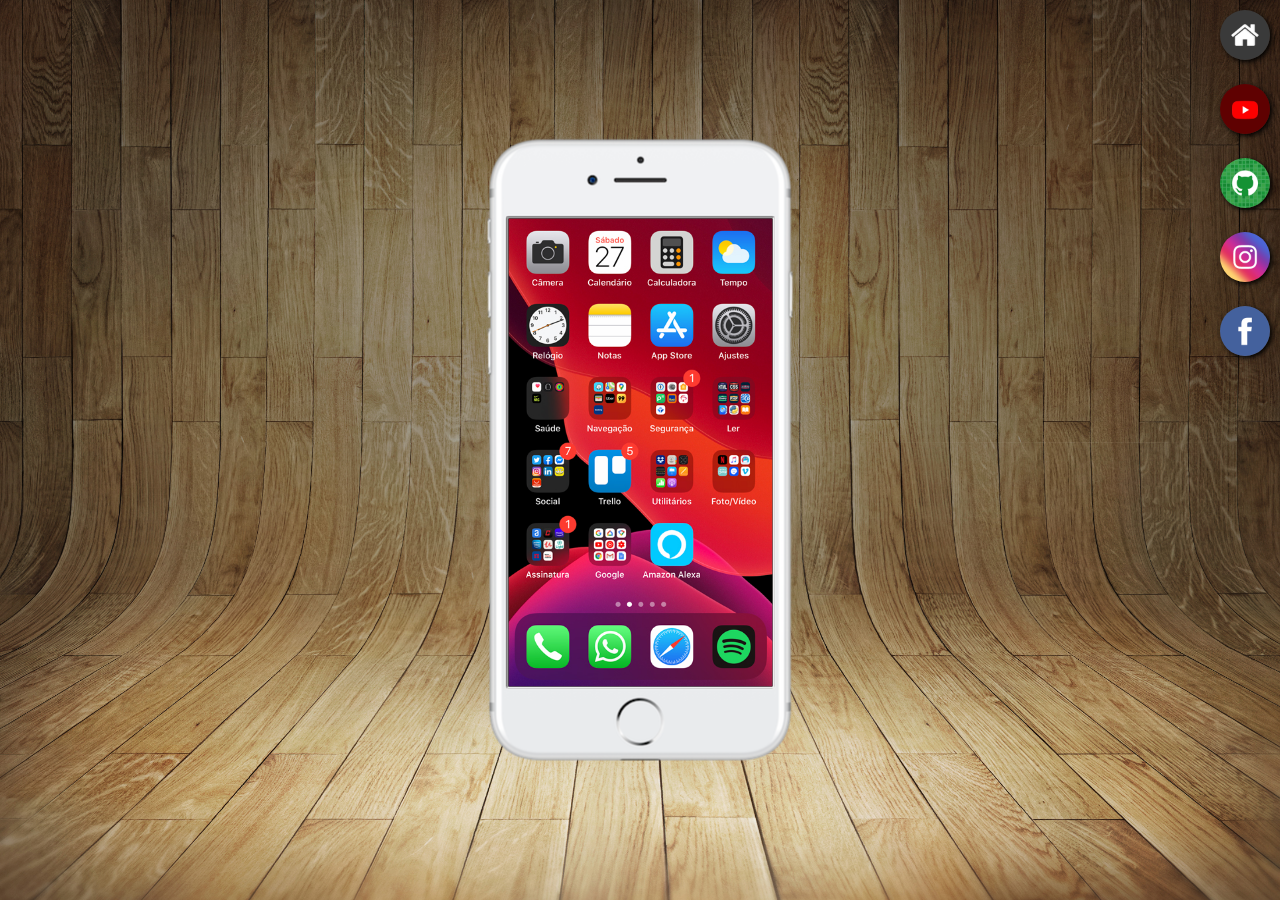
<file: index.html>
<!DOCTYPE html>
<html lang="pt-br">
<head>
    <meta charset="UTF-8">
    <meta name="viewport" content="width=device-width, initial-scale=1.0">
    <link rel="shortcut icon" href="pacote-d013/favicon.ico" type="image/x-icon">
    <link rel="stylesheet" href="assets/style.css">
    <title>Projeto Redes Sociais</title>
</head>
<body>
    <main>
        <section id="telefone">
            <iframe src="paginas/home.html" name="tela" id="tela">
                Seu navegador não é compatível com isso.
            </iframe>
        </section>
        <section id="redes-sociais">
            <a href="paginas/home.html" target="tela"><img src="pacote-d013/imagens/logo-home.jpg" alt="Home"></a><br>
            <a href="paginas/youtube.html" target="tela"><img src="pacote-d013/imagens/logo-youtube.jpg" alt="YouTube"></a><br>
            <a href="paginas/github.html" target="tela"><img src="pacote-d013/imagens/logo-github.jpg" alt="GitHub"></a><br>
            <a href="paginas/instagram.html" target="tela"><img src="pacote-d013/imagens/logo-instagram.jpg" alt="Instagram"></a><br>
            <a href="paginas/facebook.html" target="tela"><img src="pacote-d013/imagens/logo-facebook.jpg" alt="Facebook"></a><br>
        </section> 
    </main>
</body>
</html>
</file>
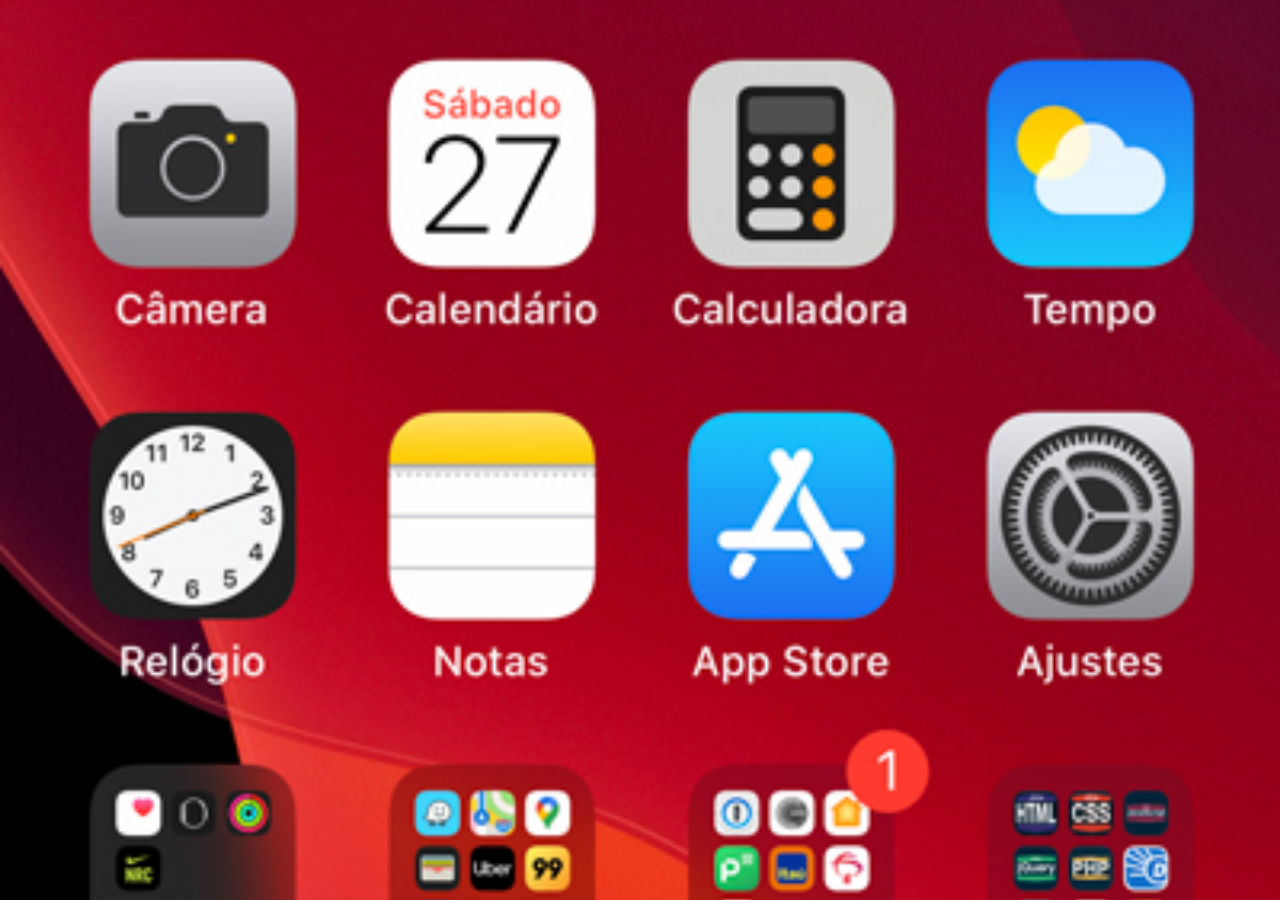
<file: home.html>
<!DOCTYPE html>
<html lang="pt-br">
<head>
    <meta charset="UTF-8">
    <meta name="viewport" content="width=device-width, initial-scale=1.0">
    <style>
        *{
            margin: 0px;
            padding: 0px;
        }

        body{
            height: 100vh;
            width: 100wh;
            background: black url(pacote-d013/imagens/tela-home.jpg) no-repeat top center;
            background-size: cover;
        }
    </style>
    <title>Home</title>
</head>
<body>
    
</body>
</html>
</file>
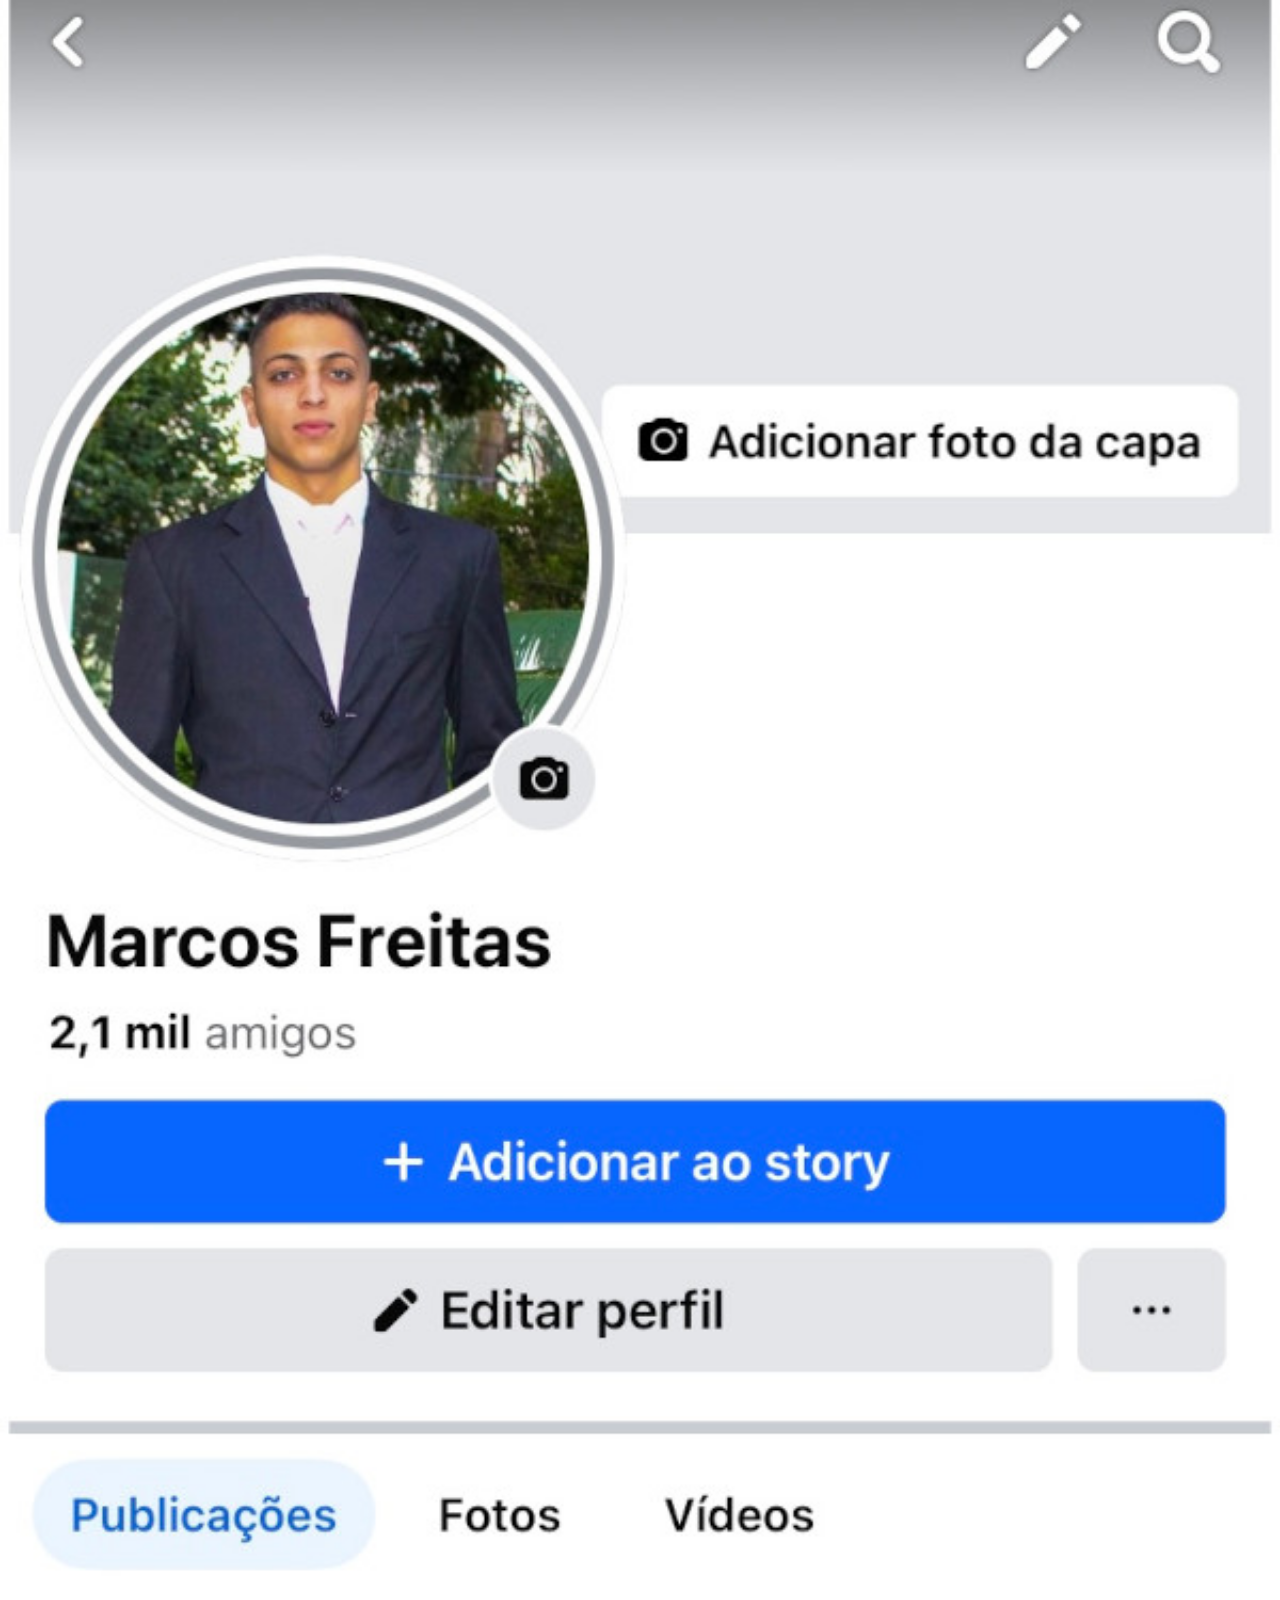
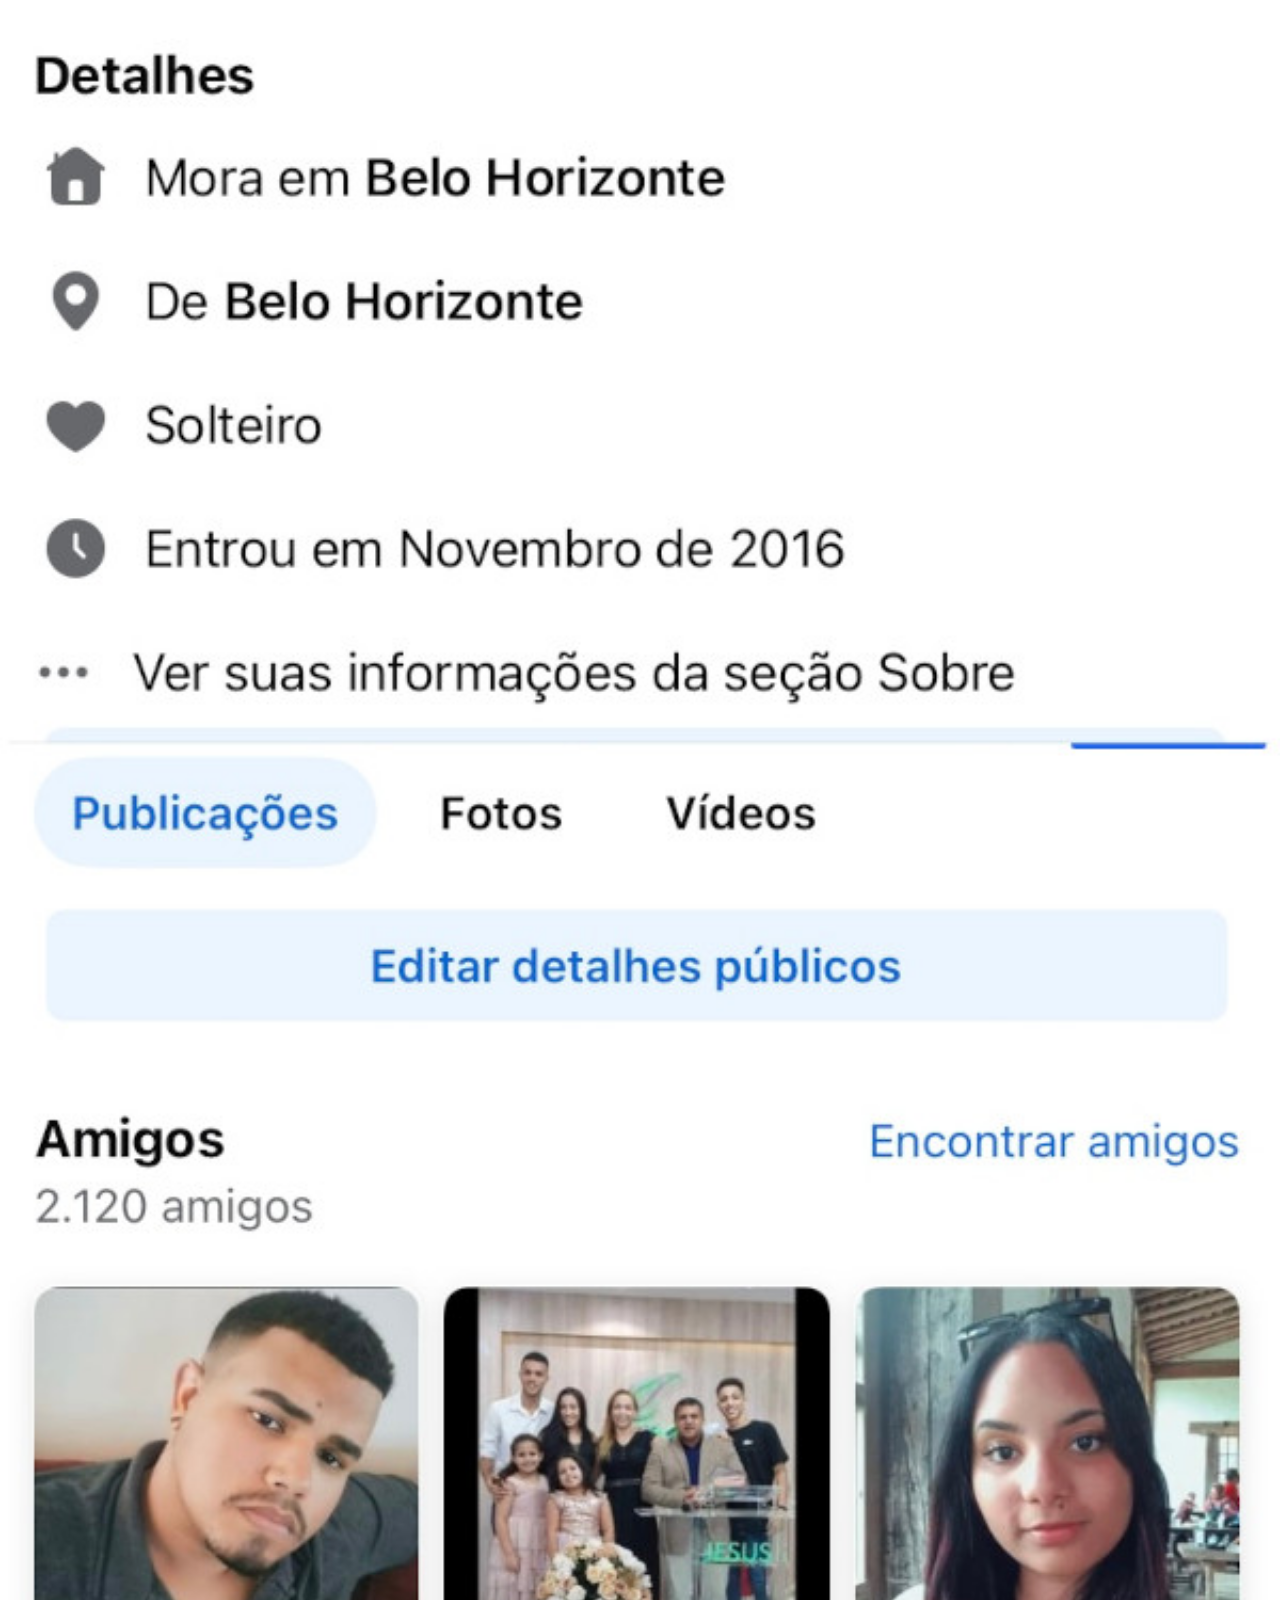
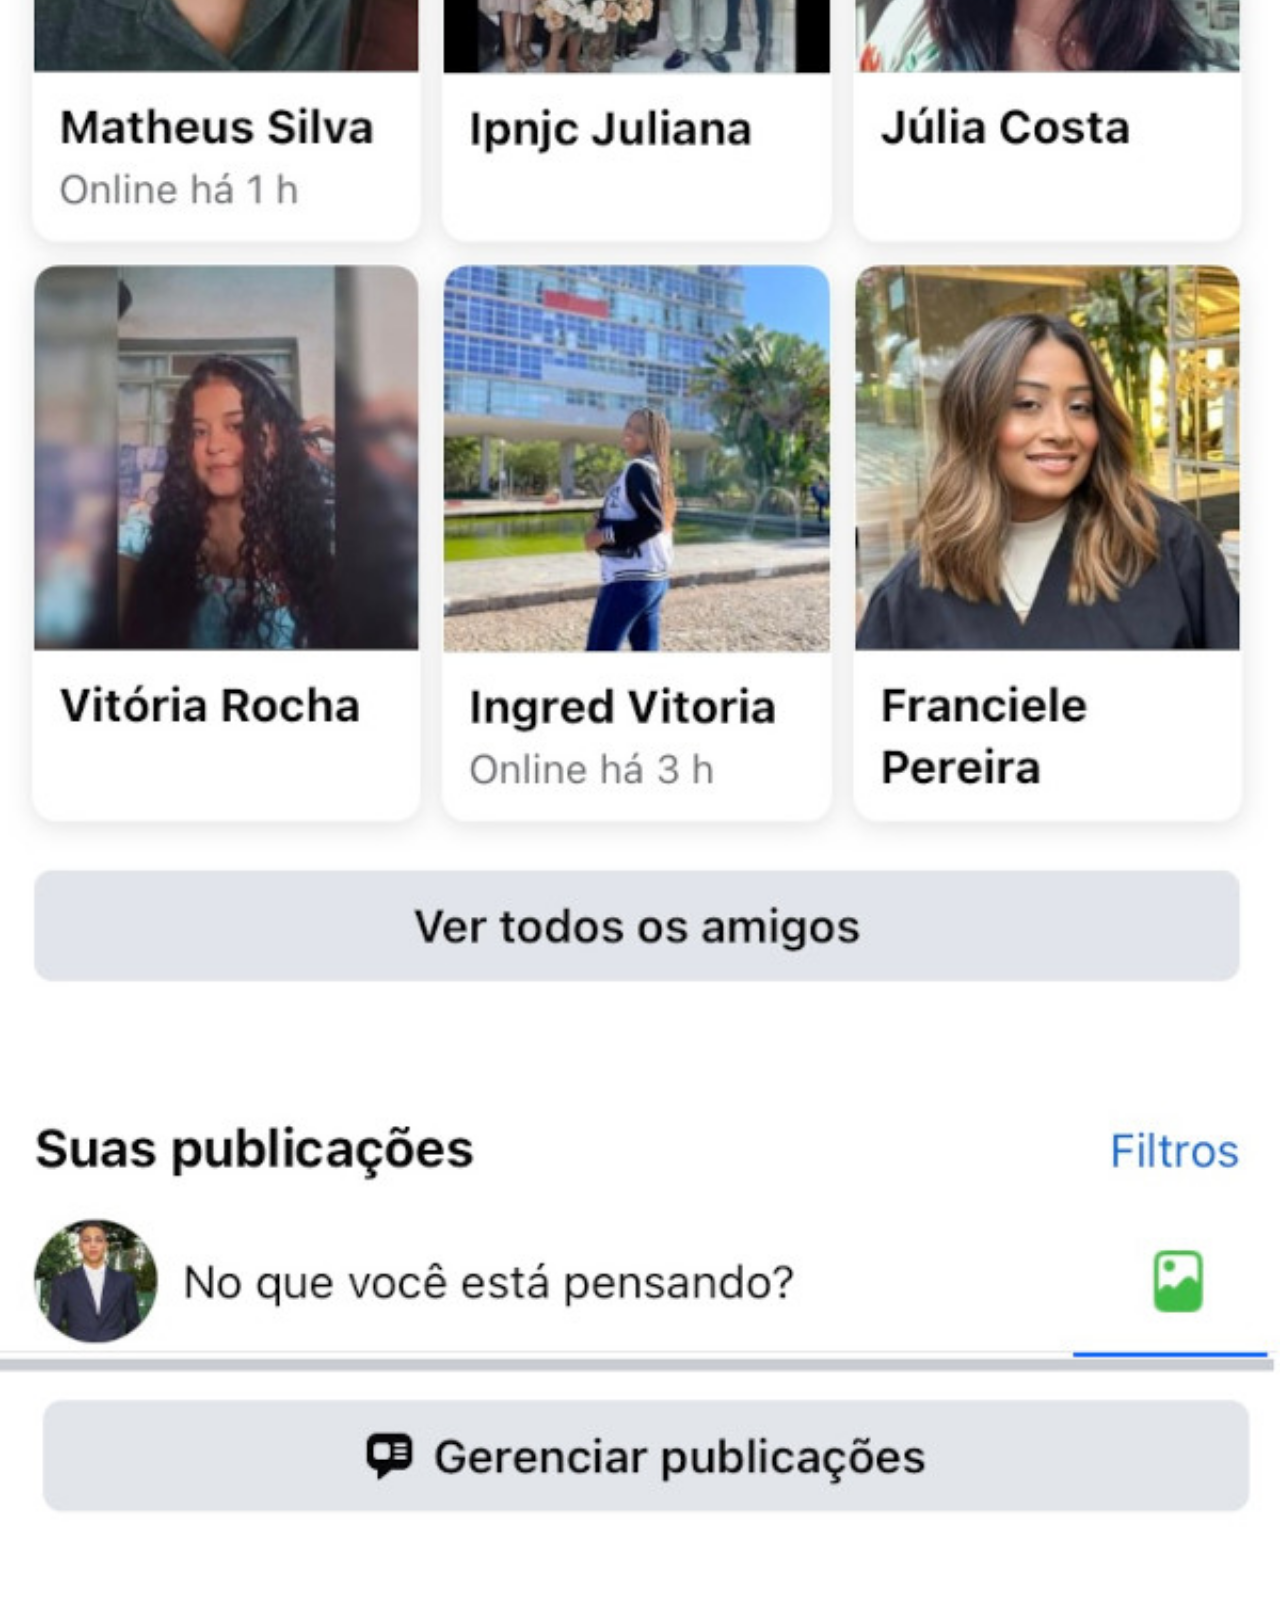
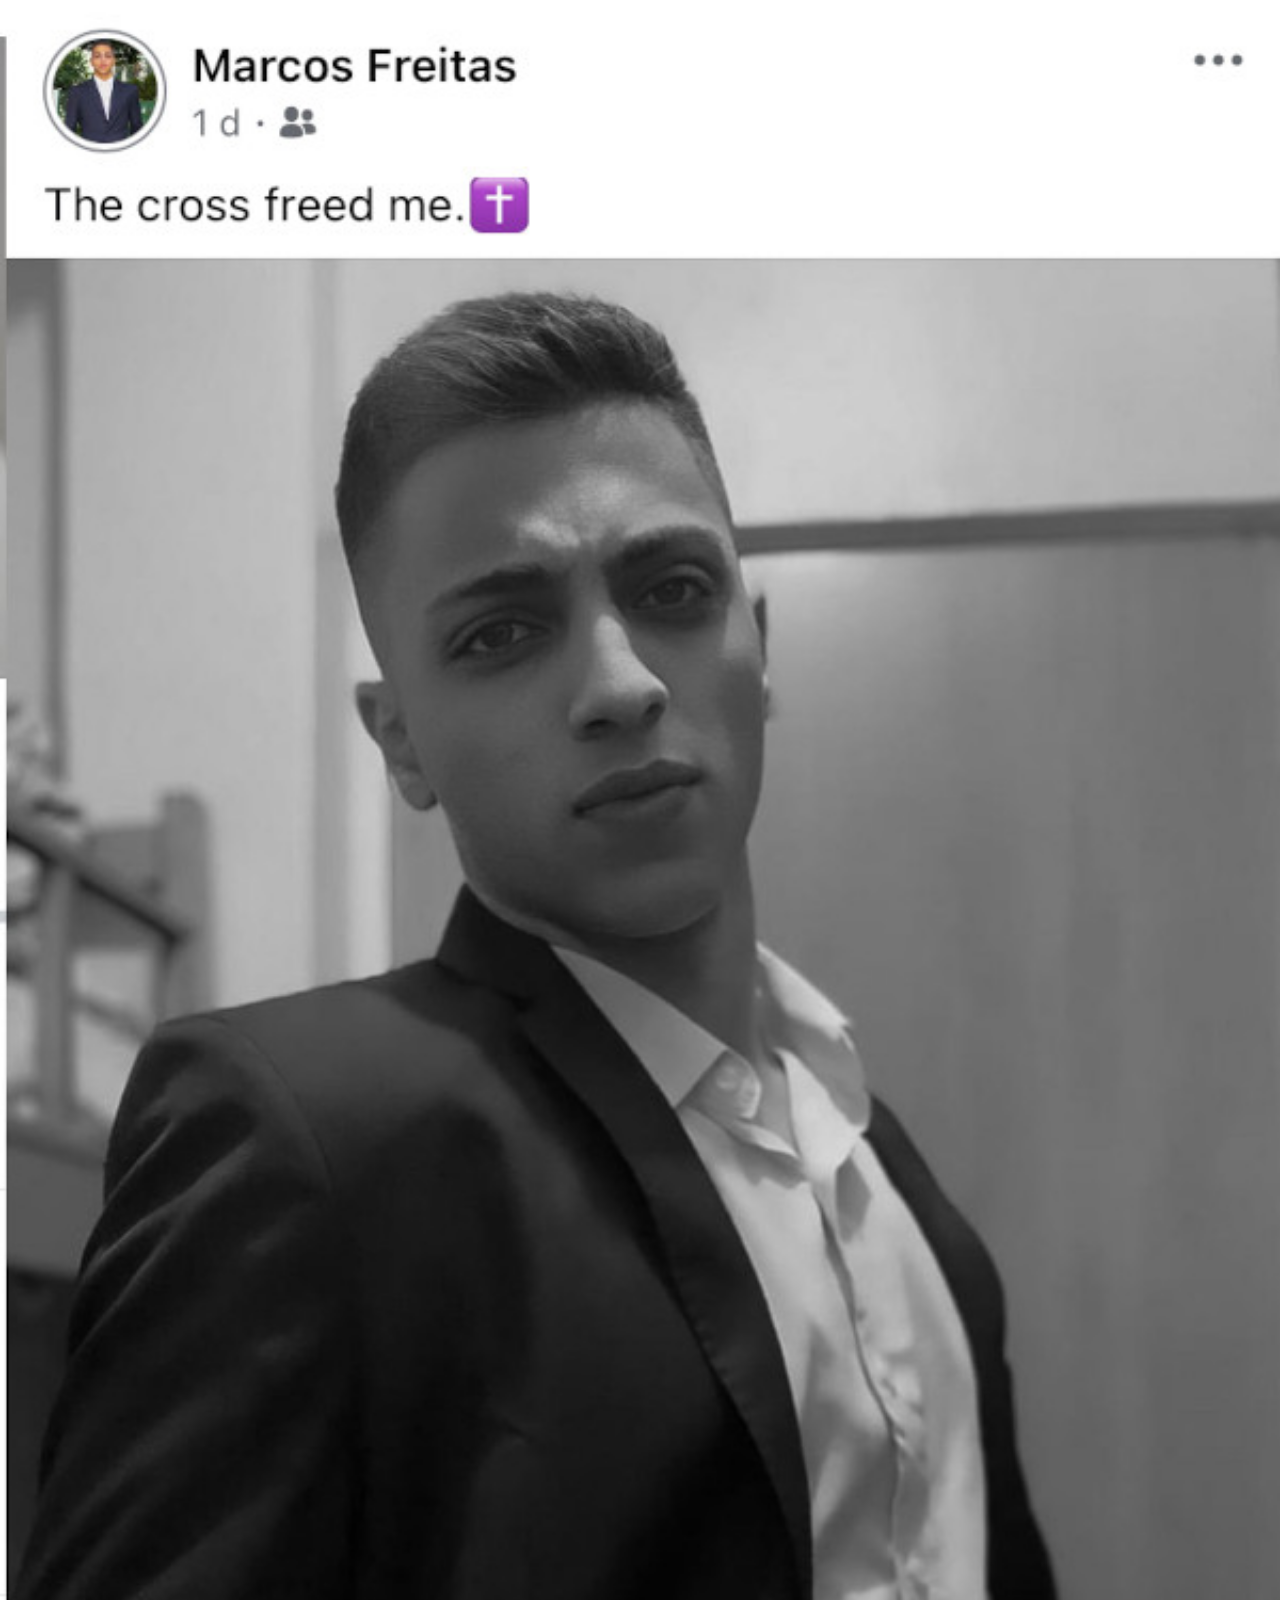
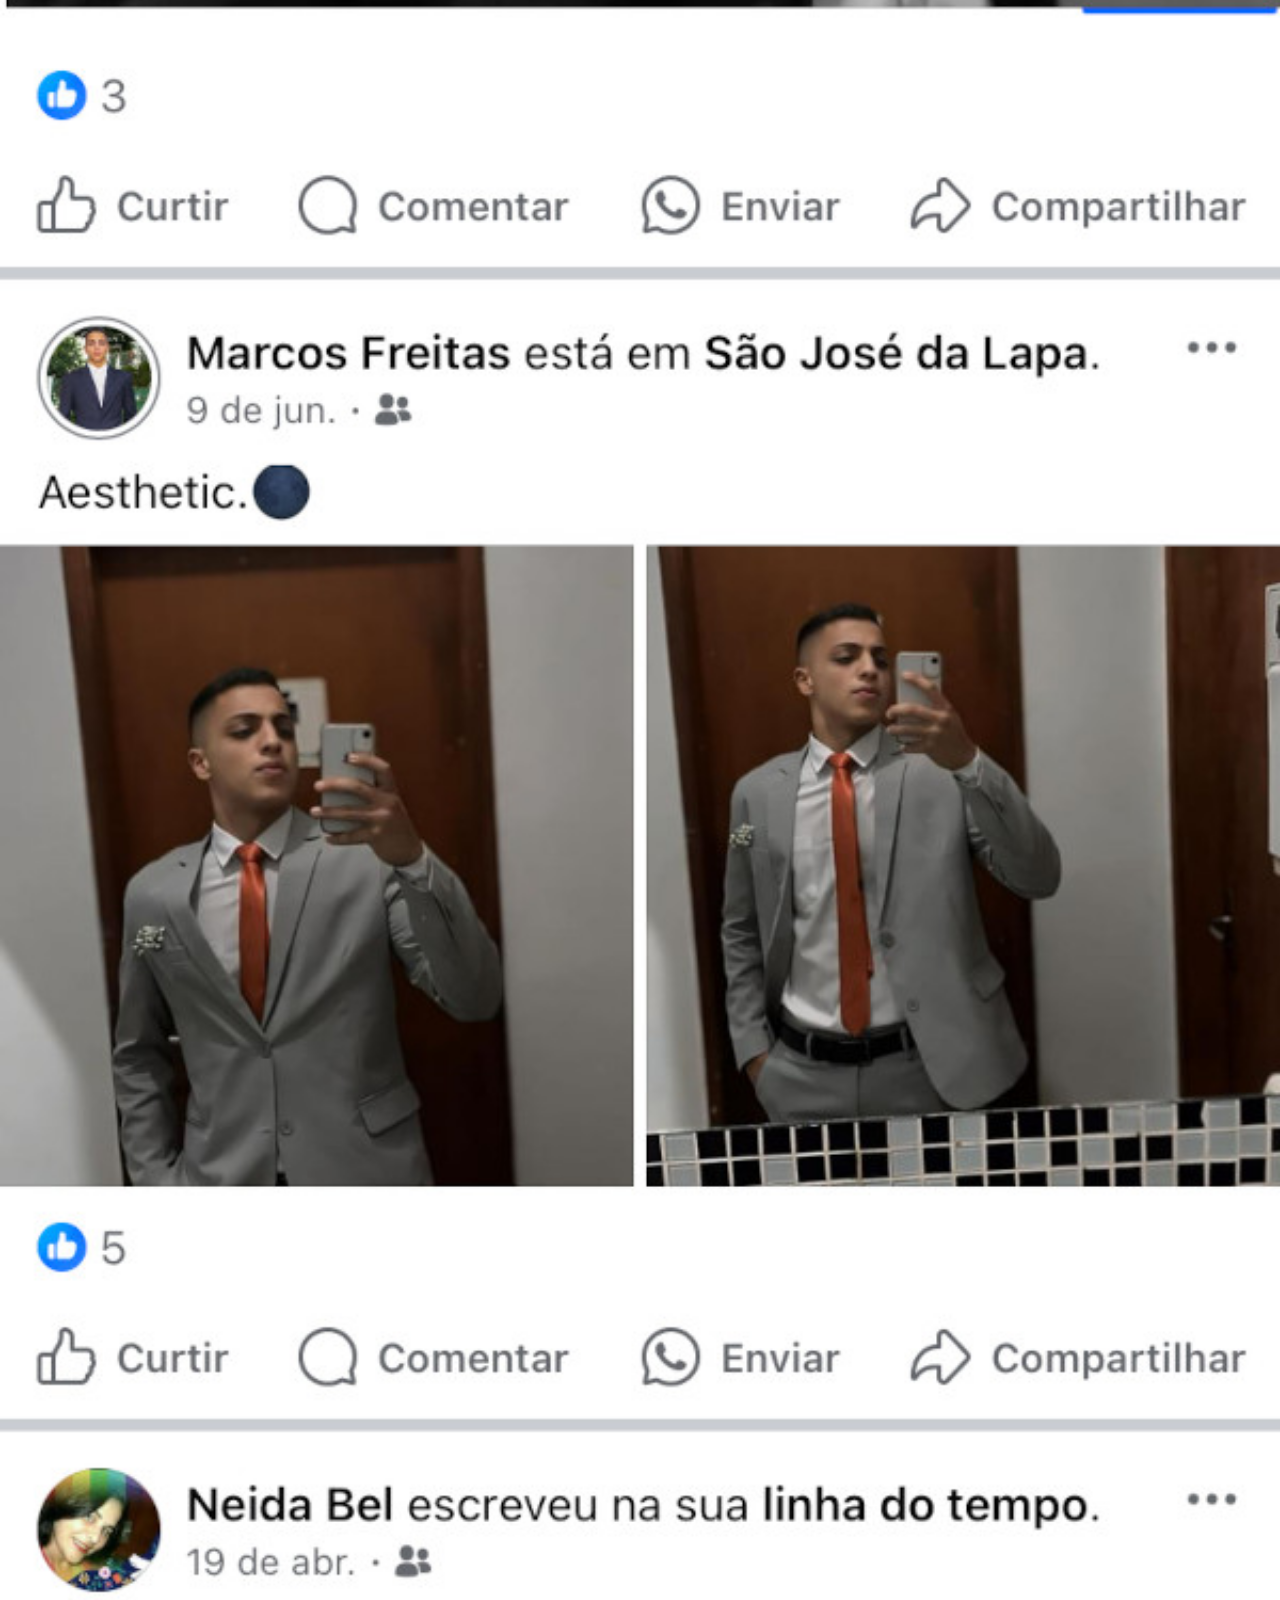
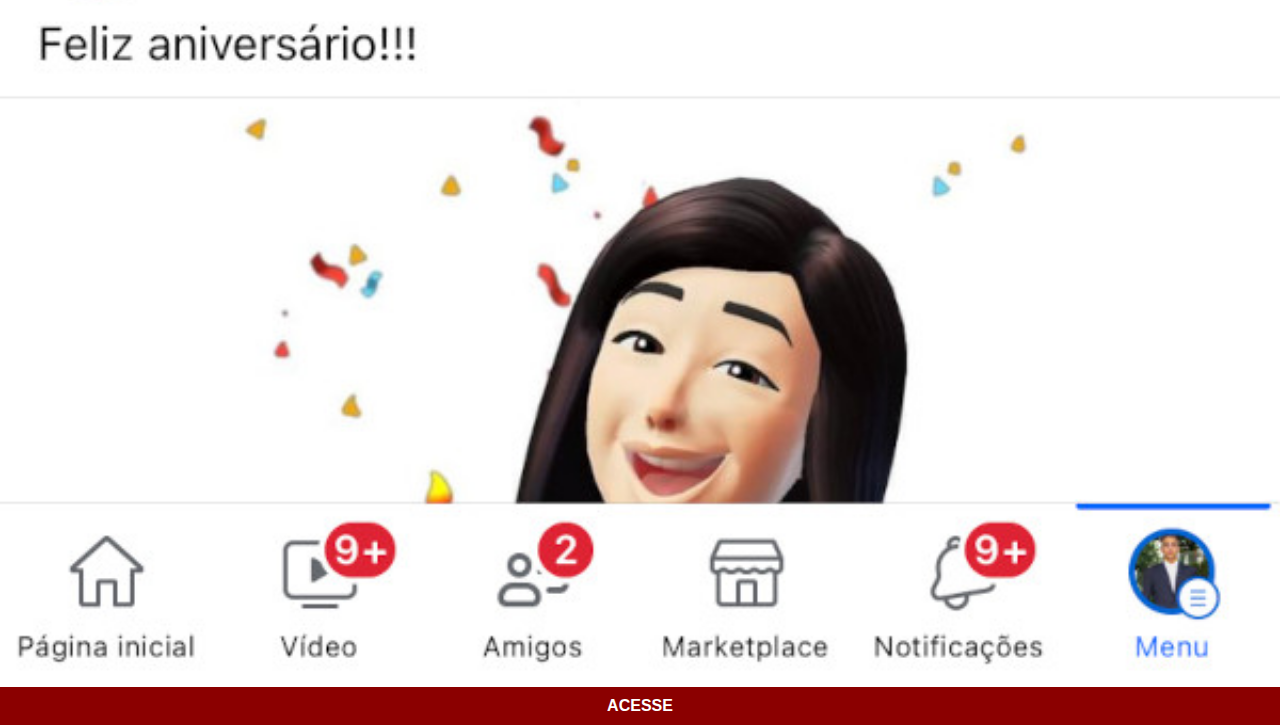
<file: paginas/facebook.html>
<!DOCTYPE html>
<html lang="pt-br">
<head>
    <meta charset="UTF-8">
    <meta name="viewport" content="width=device-width, initial-scale=1.0">
    <title>Facebook</title>
    <link rel="stylesheet" href="estilos/social.css">
</head>
<body>
    <img src="../pacote-d013/imagens/Facebook.JPG" alt="tela-facebook">
    <a href="https://www.facebook.com/profile.php?id=100014329209342&locale=pt_BR" target="_blank">ACESSE</a>
</body>
</html>
</file>
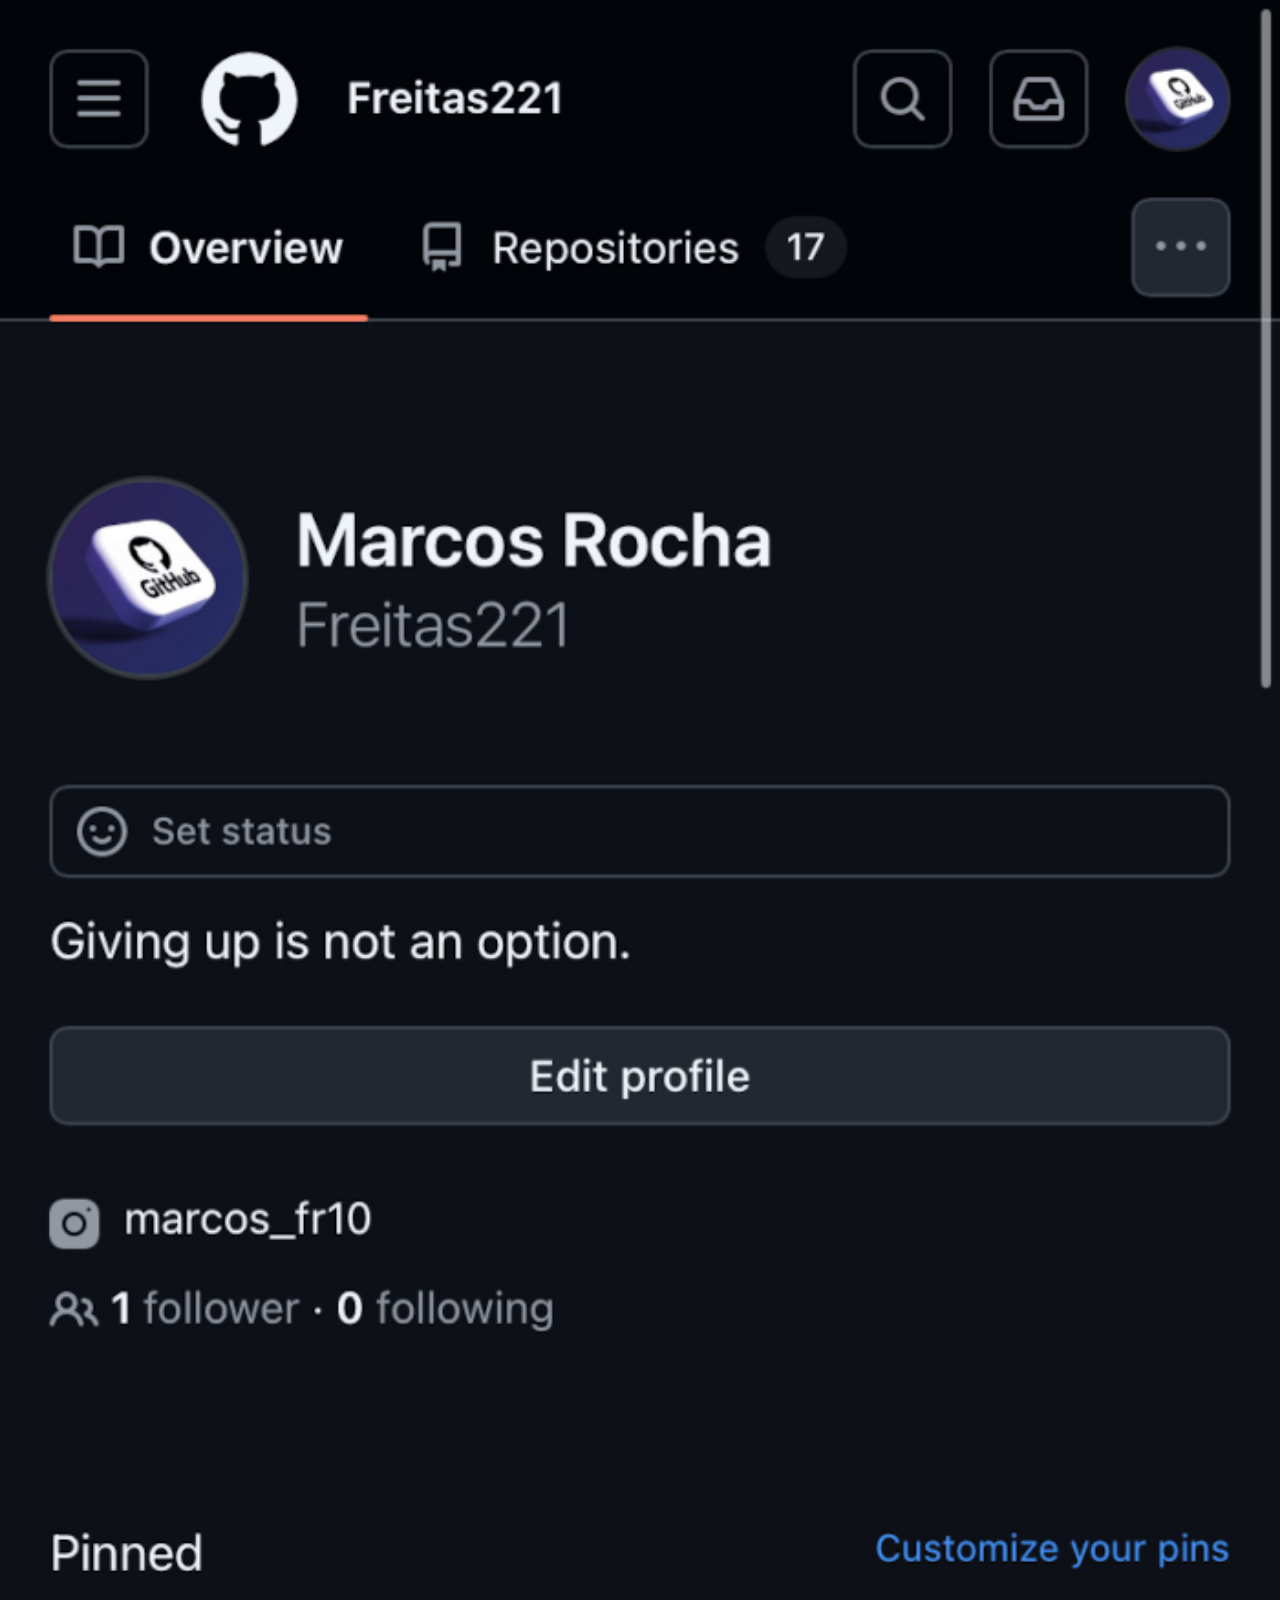
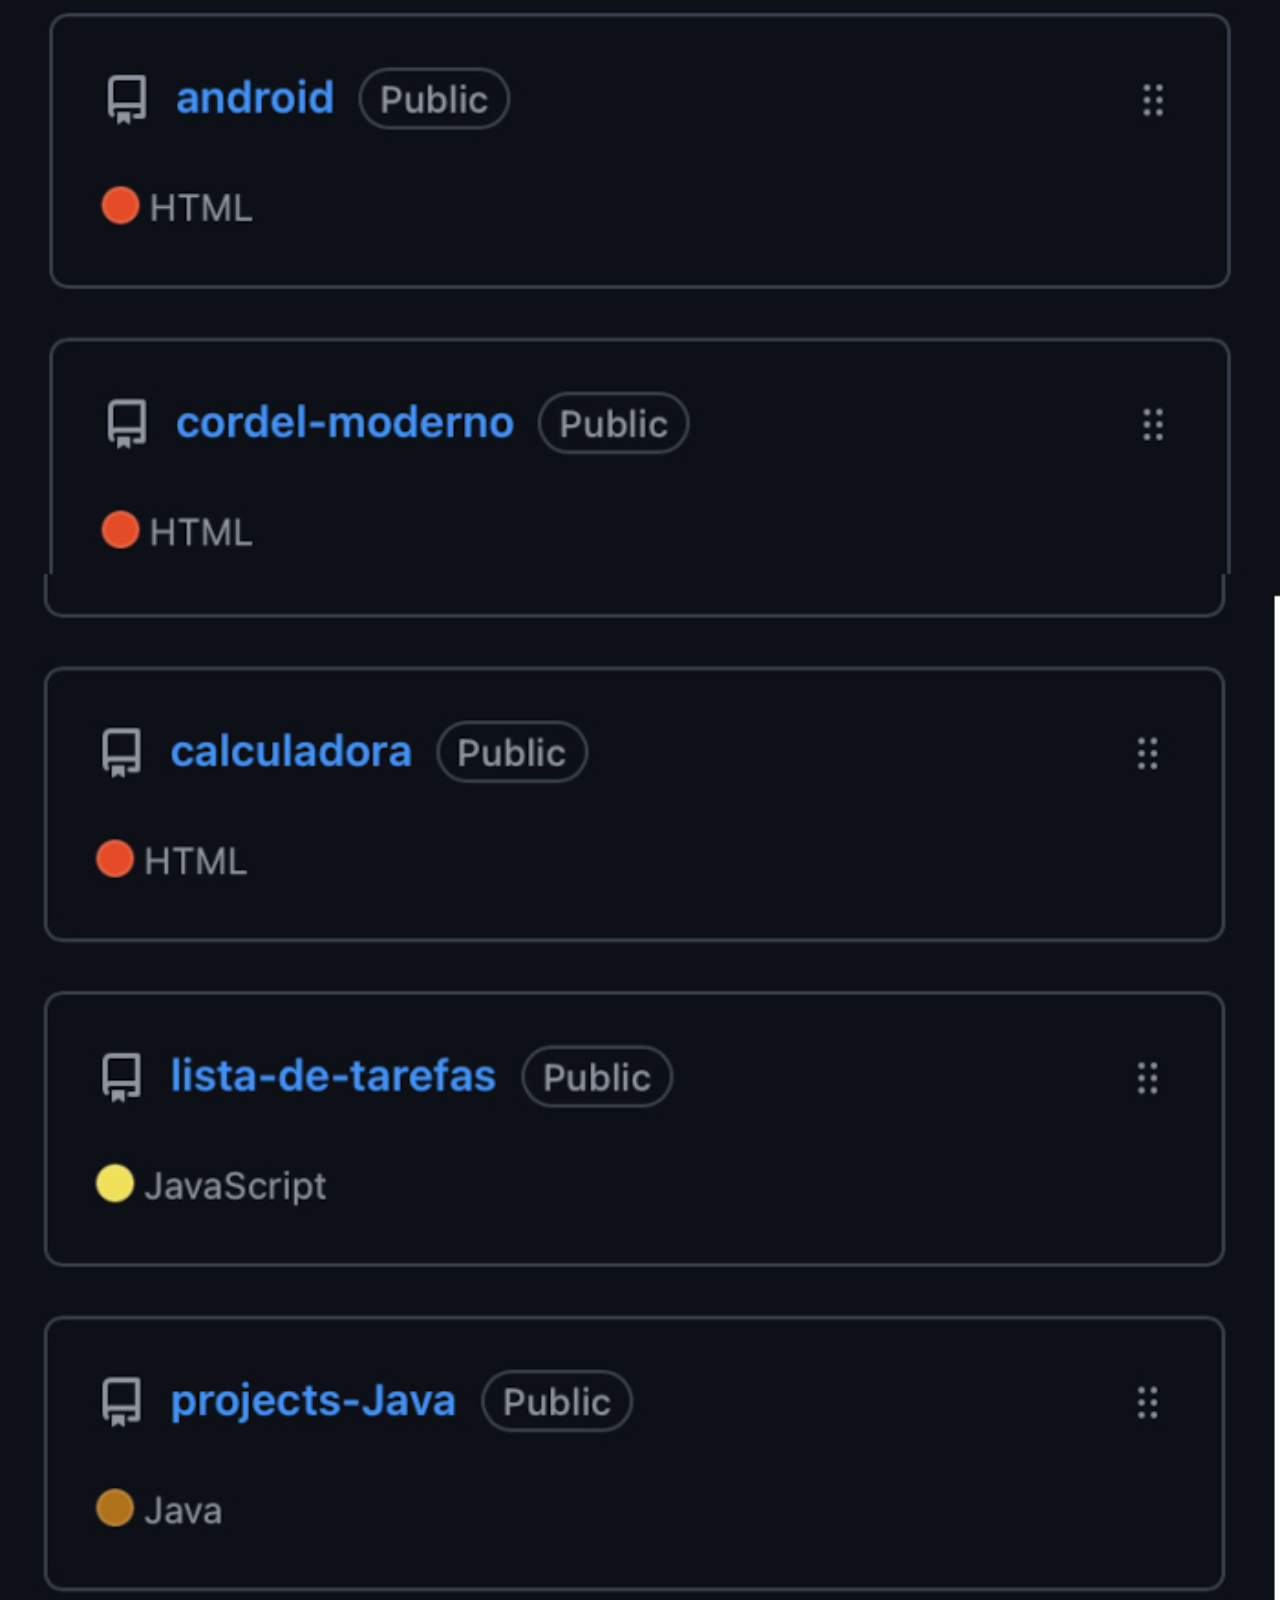
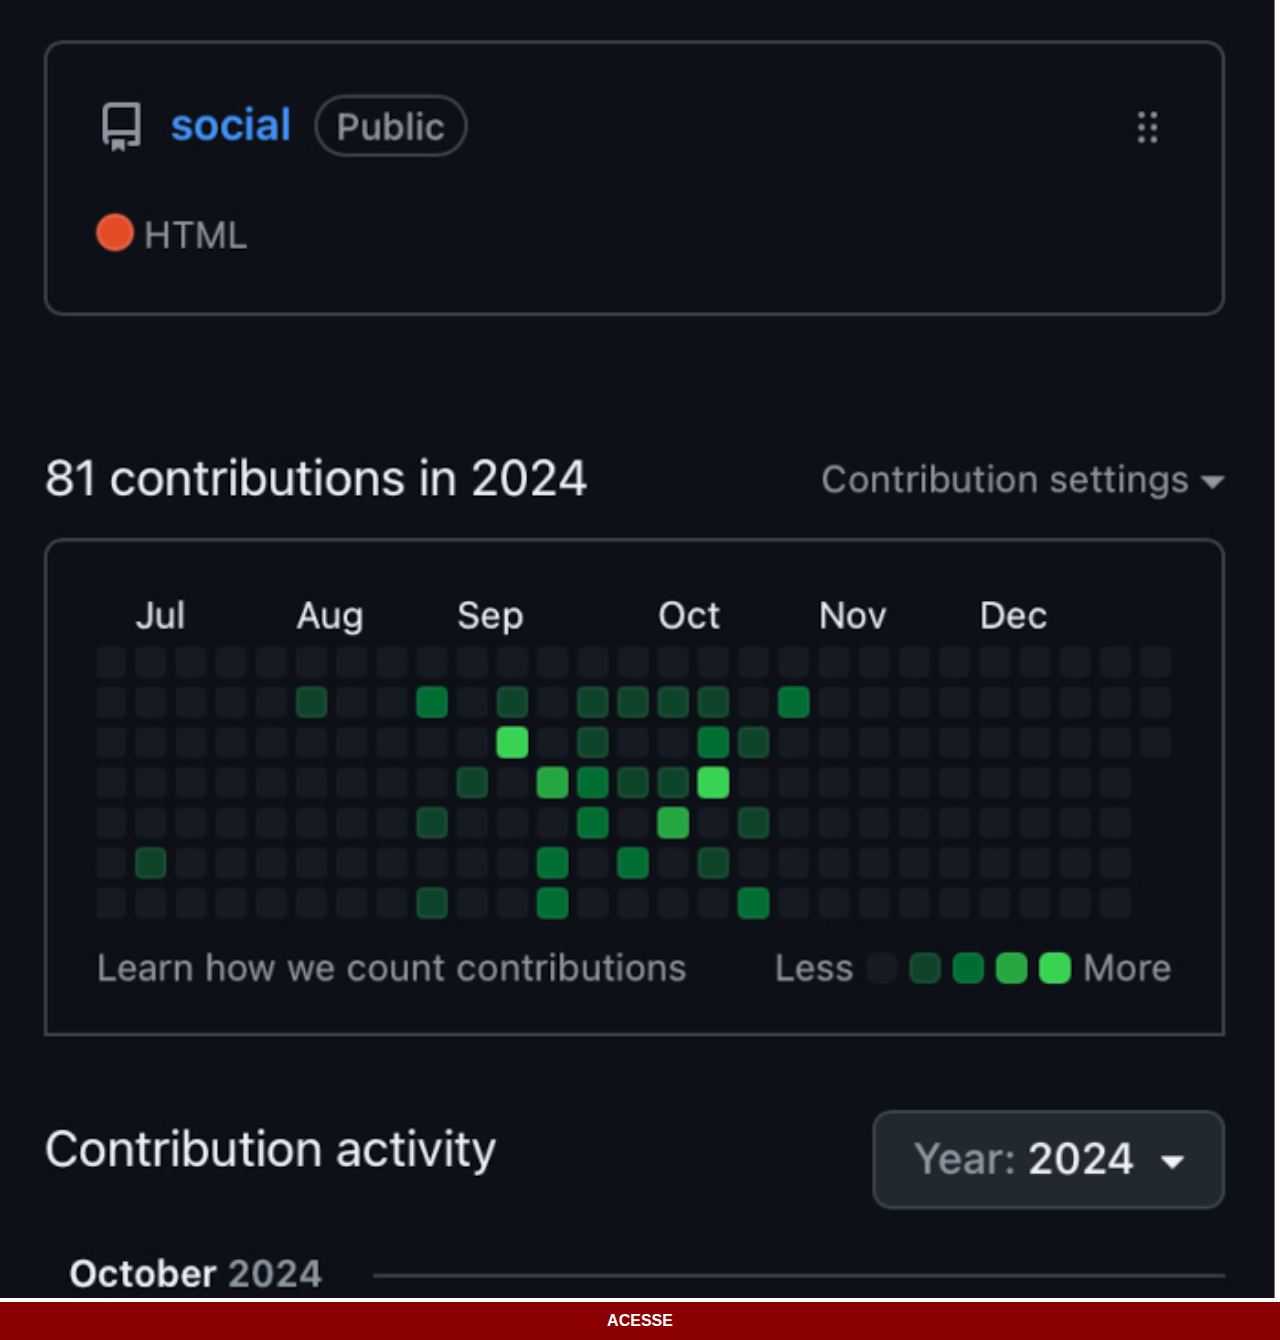
<file: paginas/github.html>
<!DOCTYPE html>
<html lang="pt-br">
<head>
    <meta charset="UTF-8">
    <meta name="viewport" content="width=device-width, initial-scale=1.0">
    <title>GitHub</title>
    <link rel="stylesheet" href="estilos/social.css">
</head>
<body>
    <img src="../pacote-d013/imagens/github.JPG" alt="tela-github">
    <a href="https://github.com/Freitas221" target="_blank">ACESSE</a>
</body>
</html>
</file>
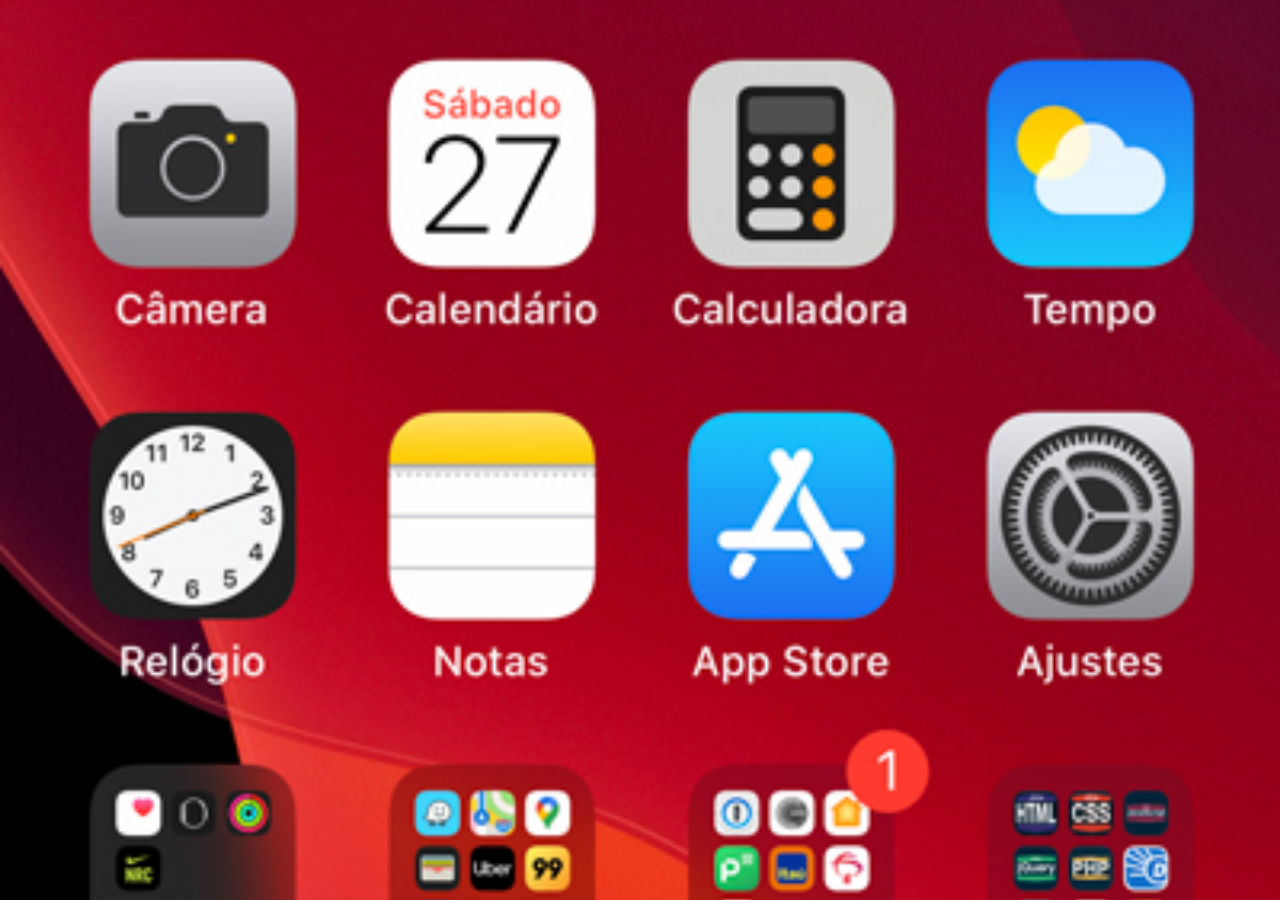
<file: paginas/home.html>
<!DOCTYPE html>
<html lang="pt-br">
<head>
    <meta charset="UTF-8">
    <meta name="viewport" content="width=device-width, initial-scale=1.0">
    <style>
        *{
            margin: 0px;
            padding: 0px;
        }

        body{
            height: 100vh;
            width: 100wh;
            background: black url(../pacote-d013/imagens/tela-home.jpg) no-repeat top center;
            background-size: cover;
        }
    </style>
    <title>Home</title>
</head>
<body>
    
</body>
</html>
</file>
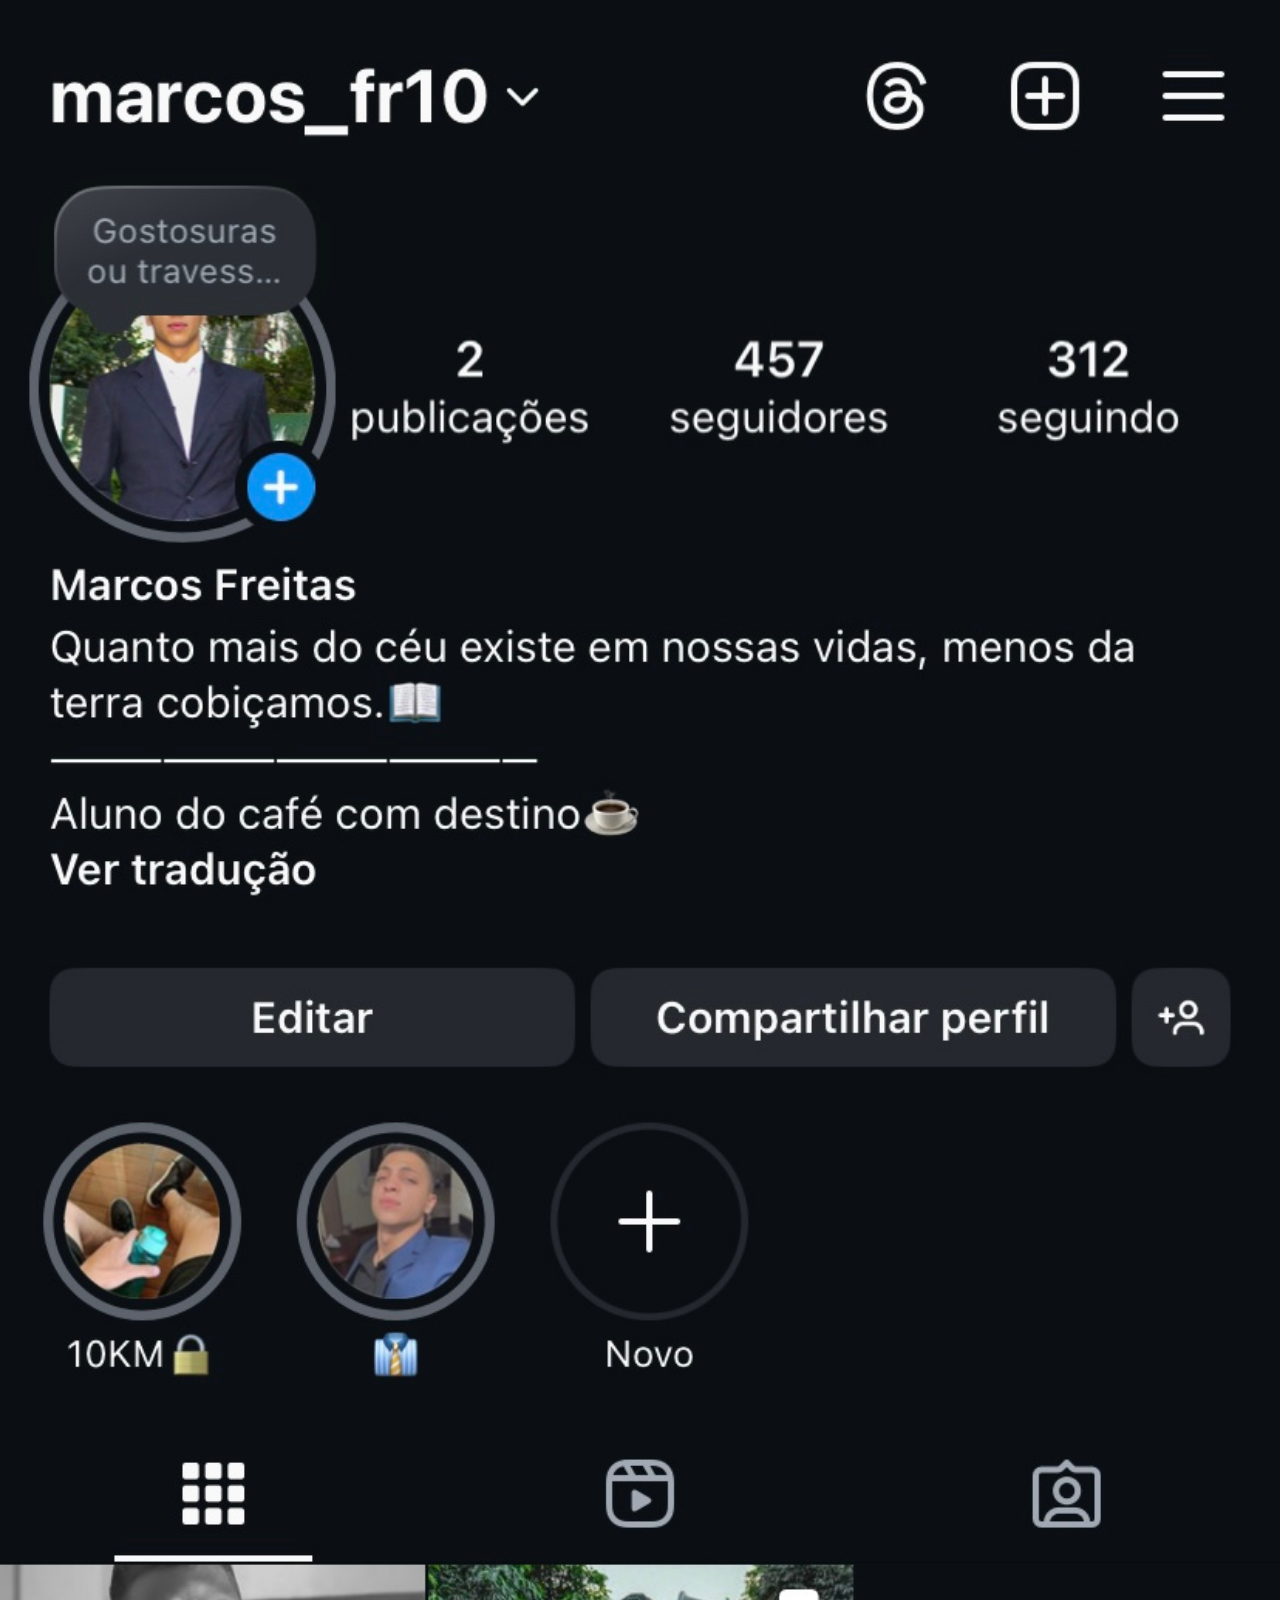
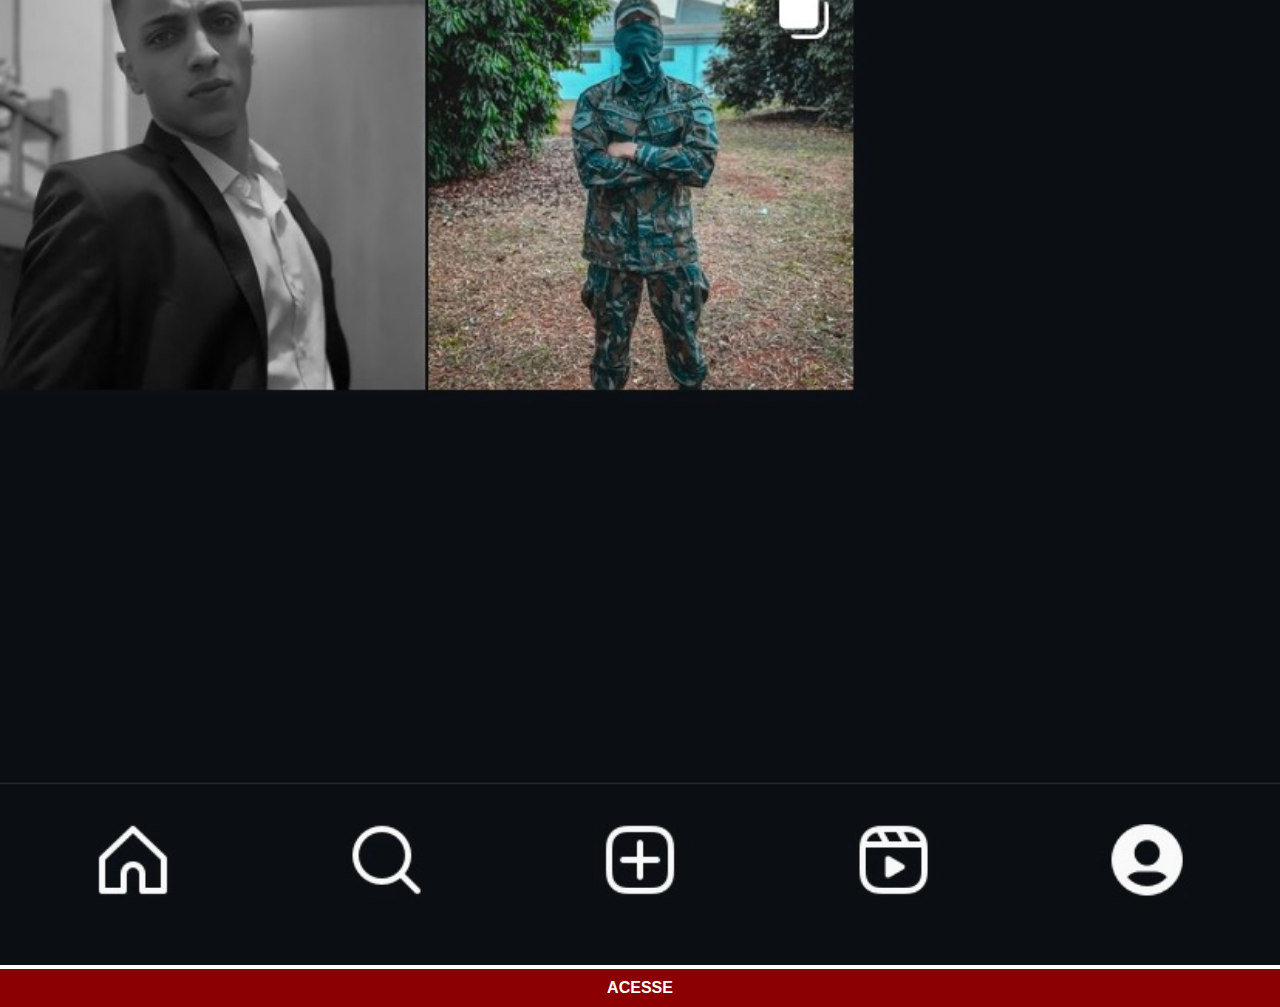
<file: paginas/instagram.html>
<!DOCTYPE html>
<html lang="pt-br">
<head>
    <meta charset="UTF-8">
    <meta name="viewport" content="width=device-width, initial-scale=1.0">
    <title>Instagram</title>
    <link rel="stylesheet" href="estilos/social.css">
</head>
<body>
    <img src="../pacote-d013/imagens/instagram.JPG" alt="tela-instagram">
    <a href="https://www.instagram.com/marcos_fr10/" target="_blank">ACESSE</a>
</body>
</html>
</file>
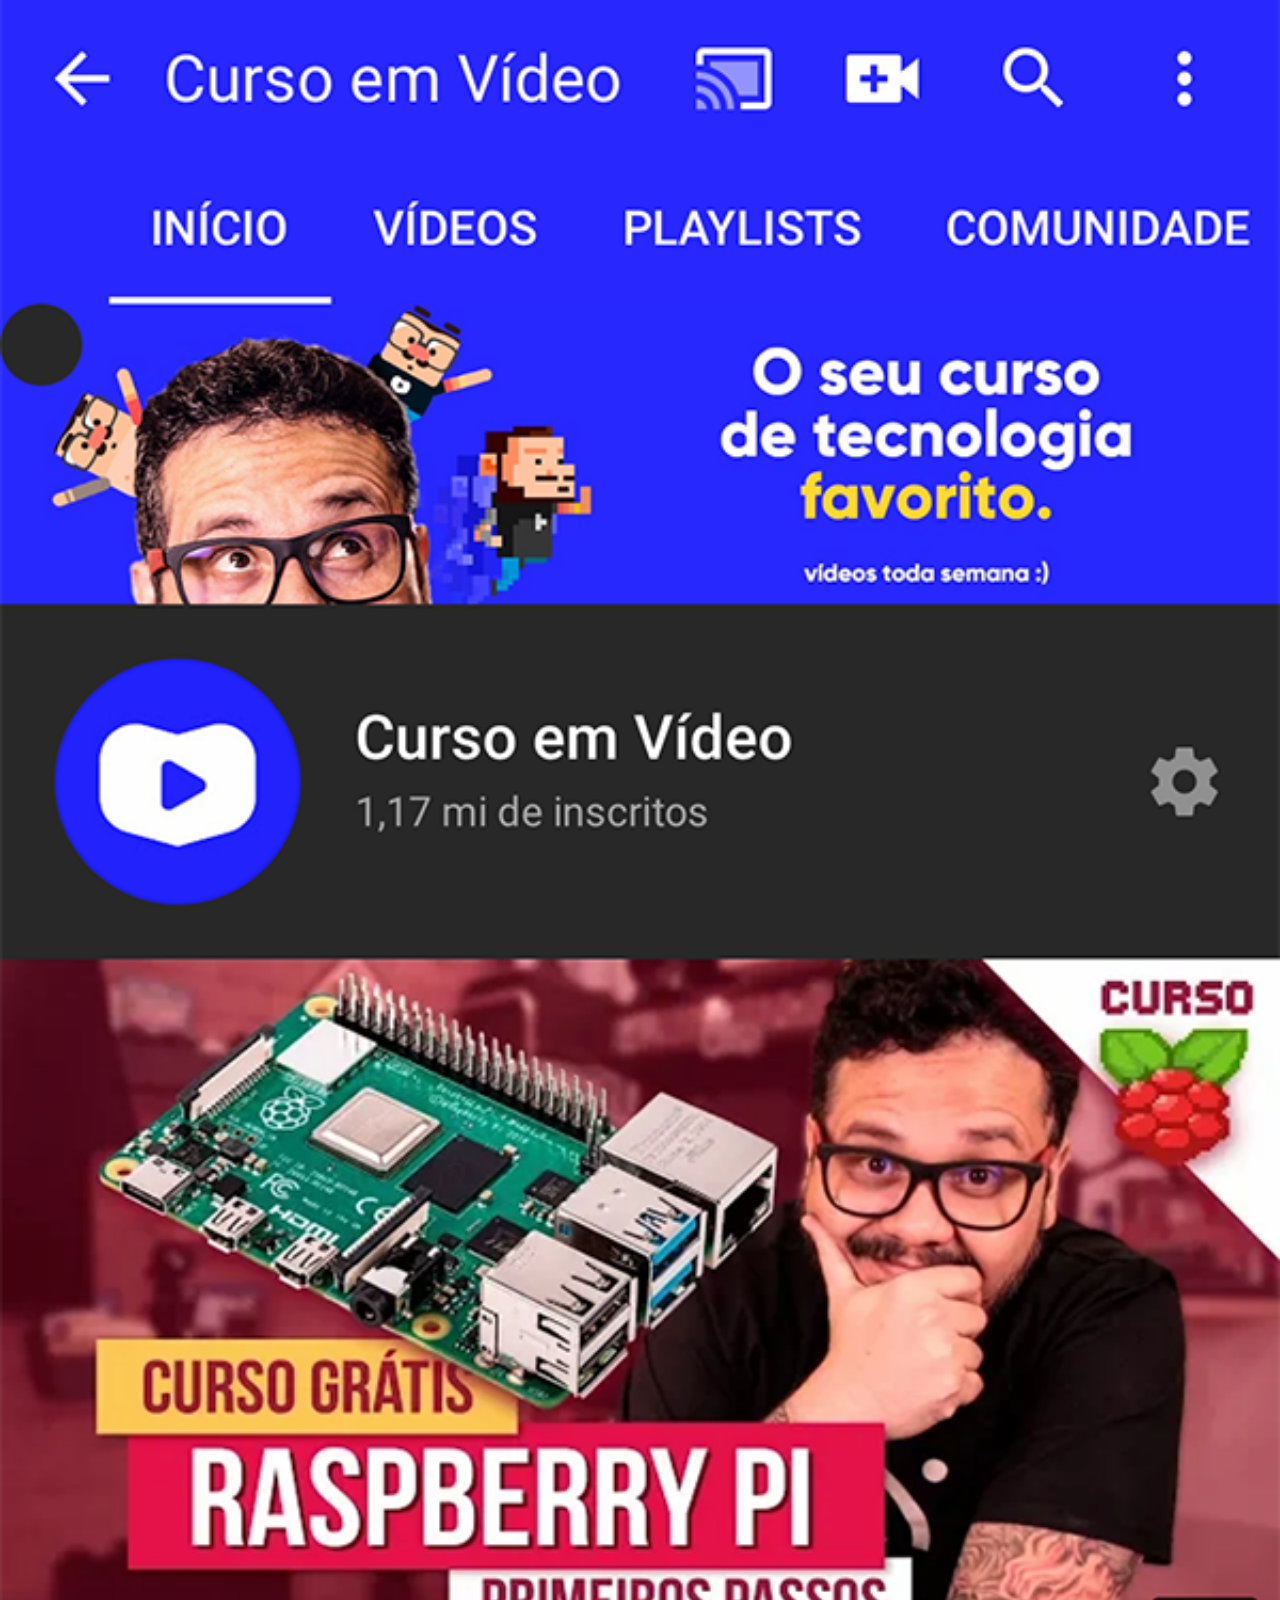
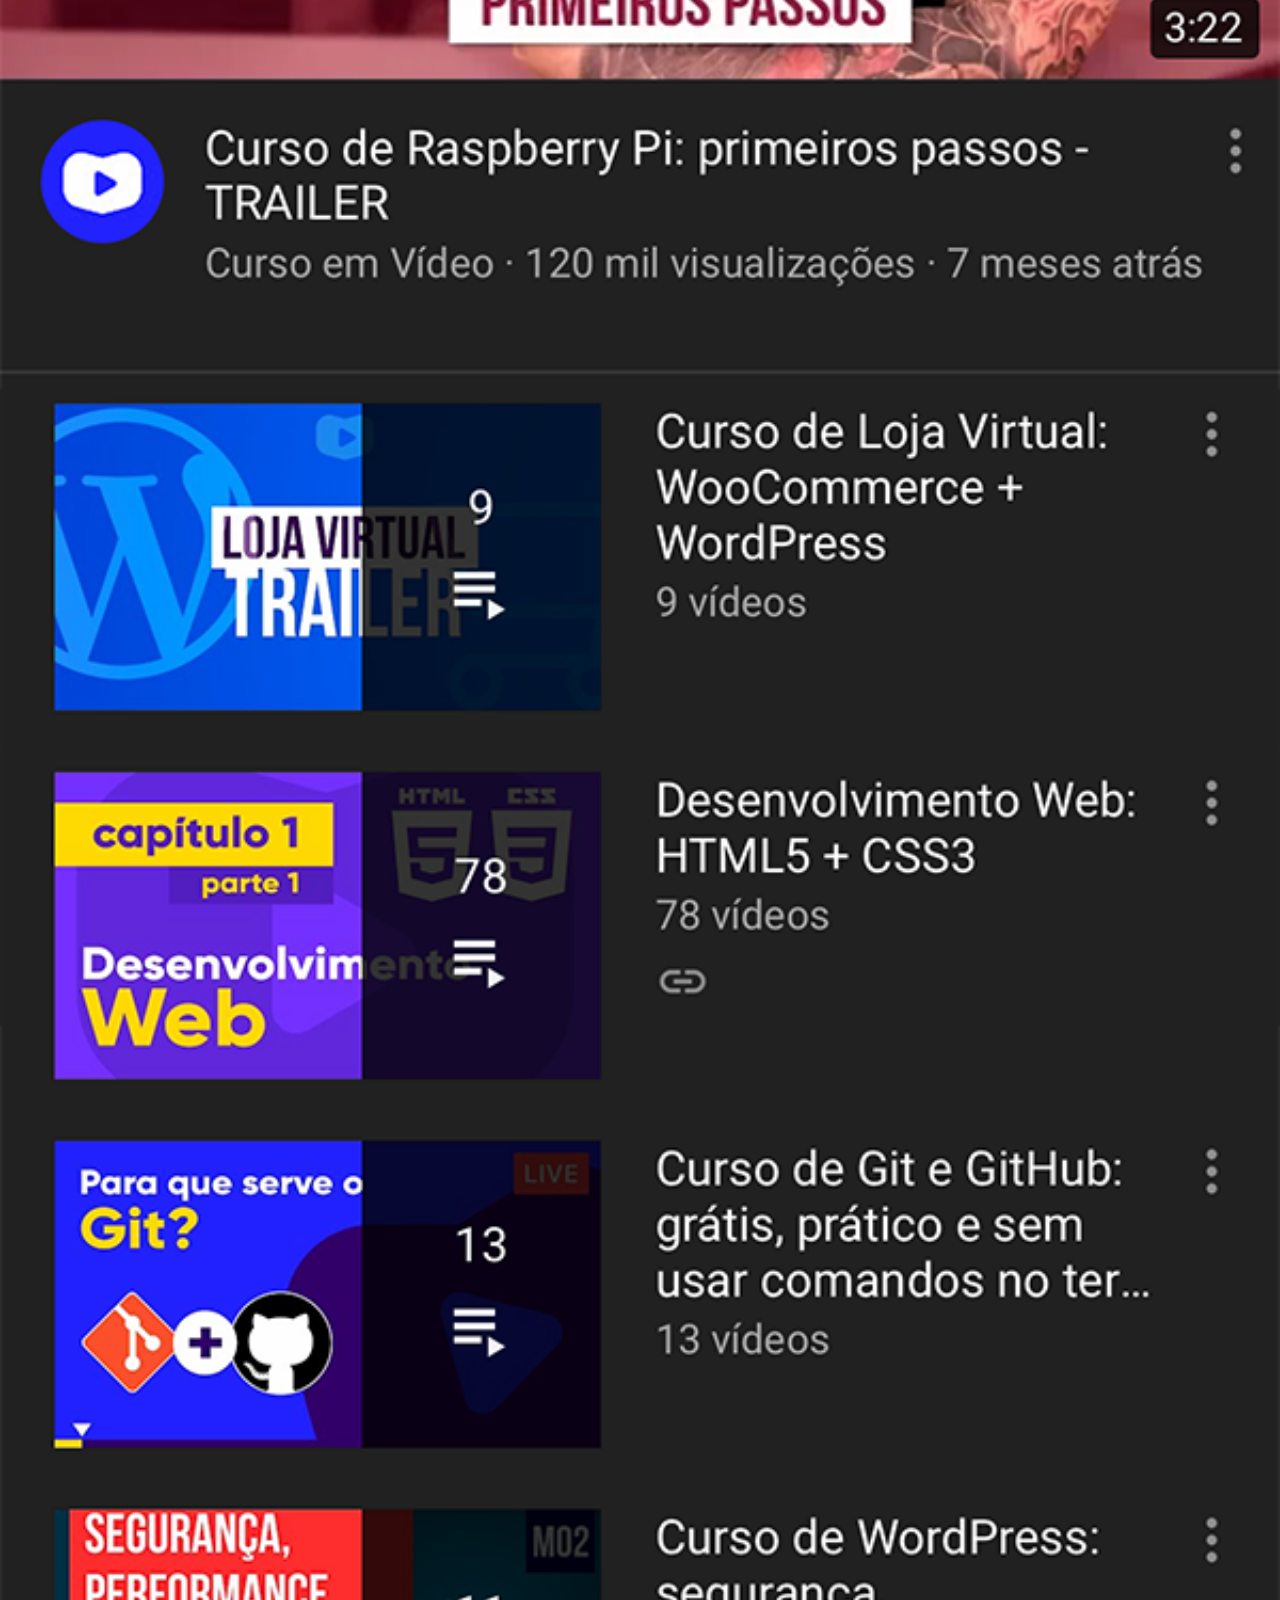
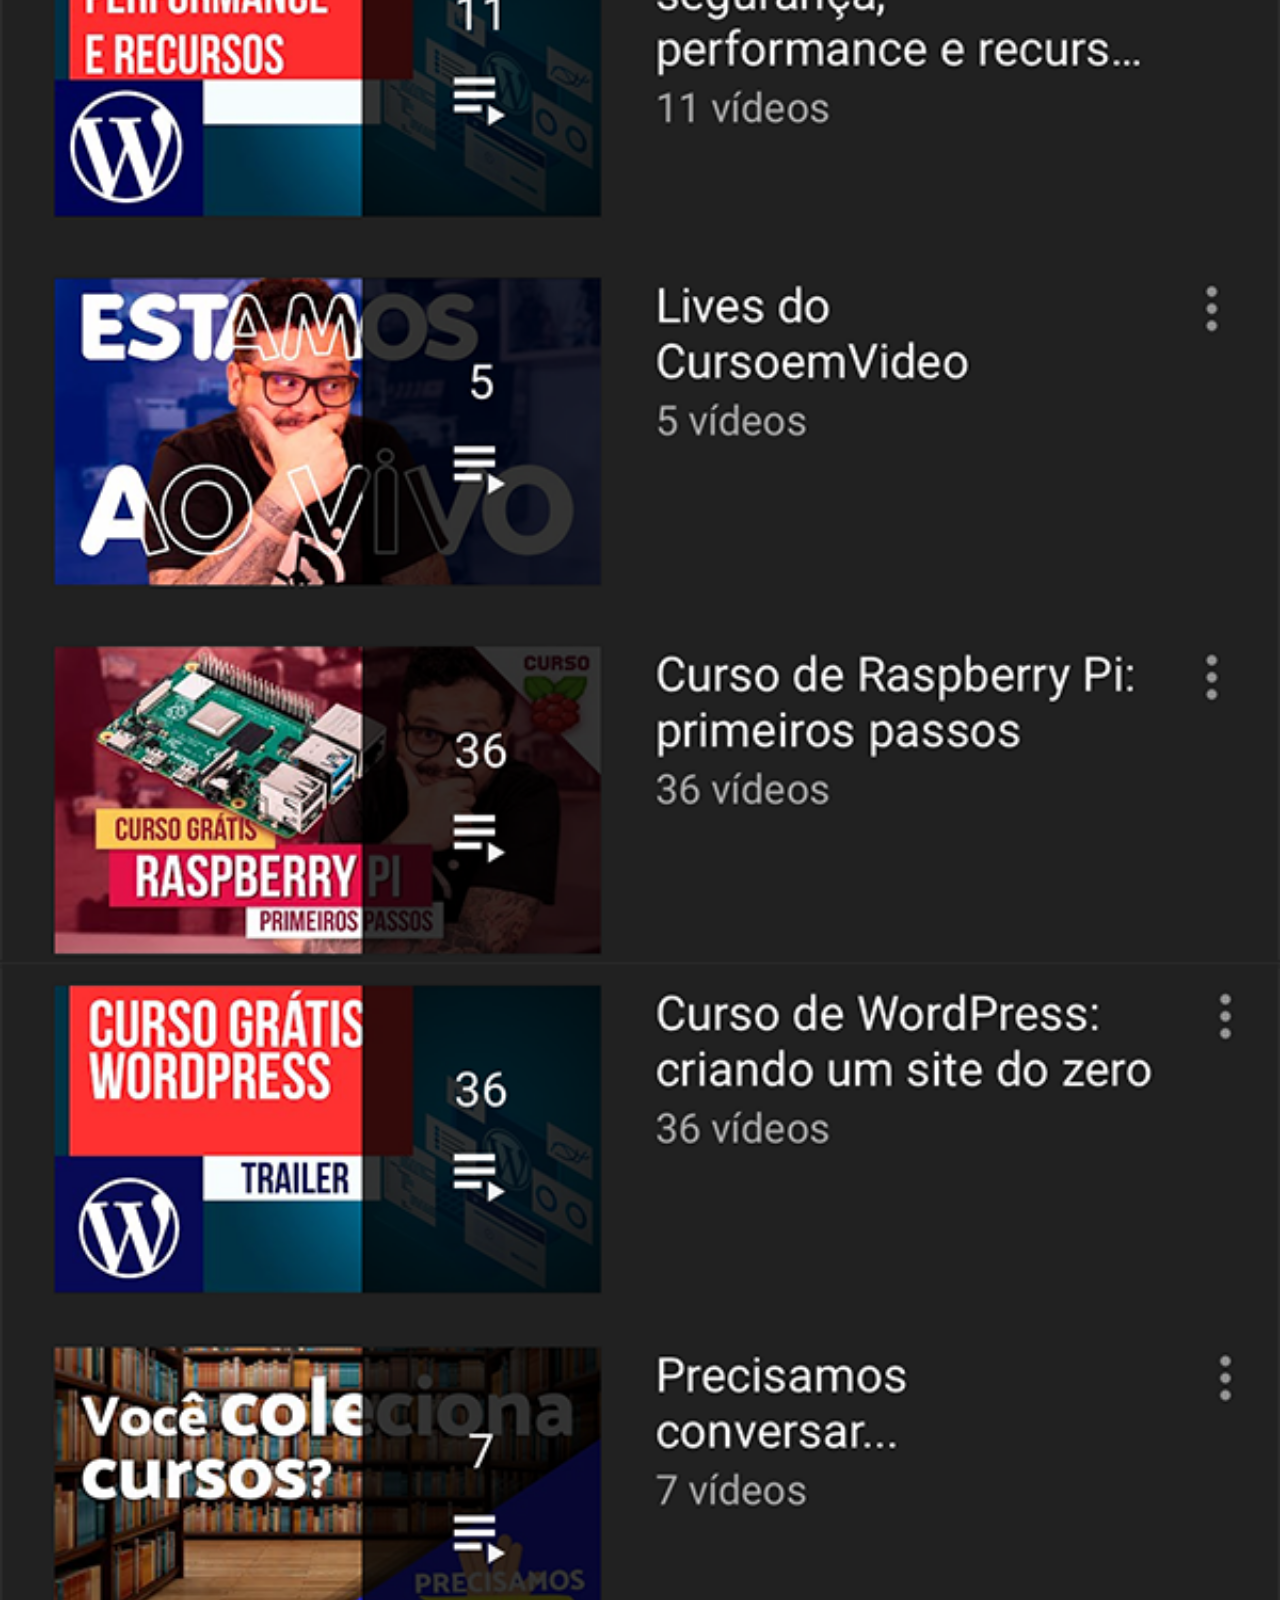
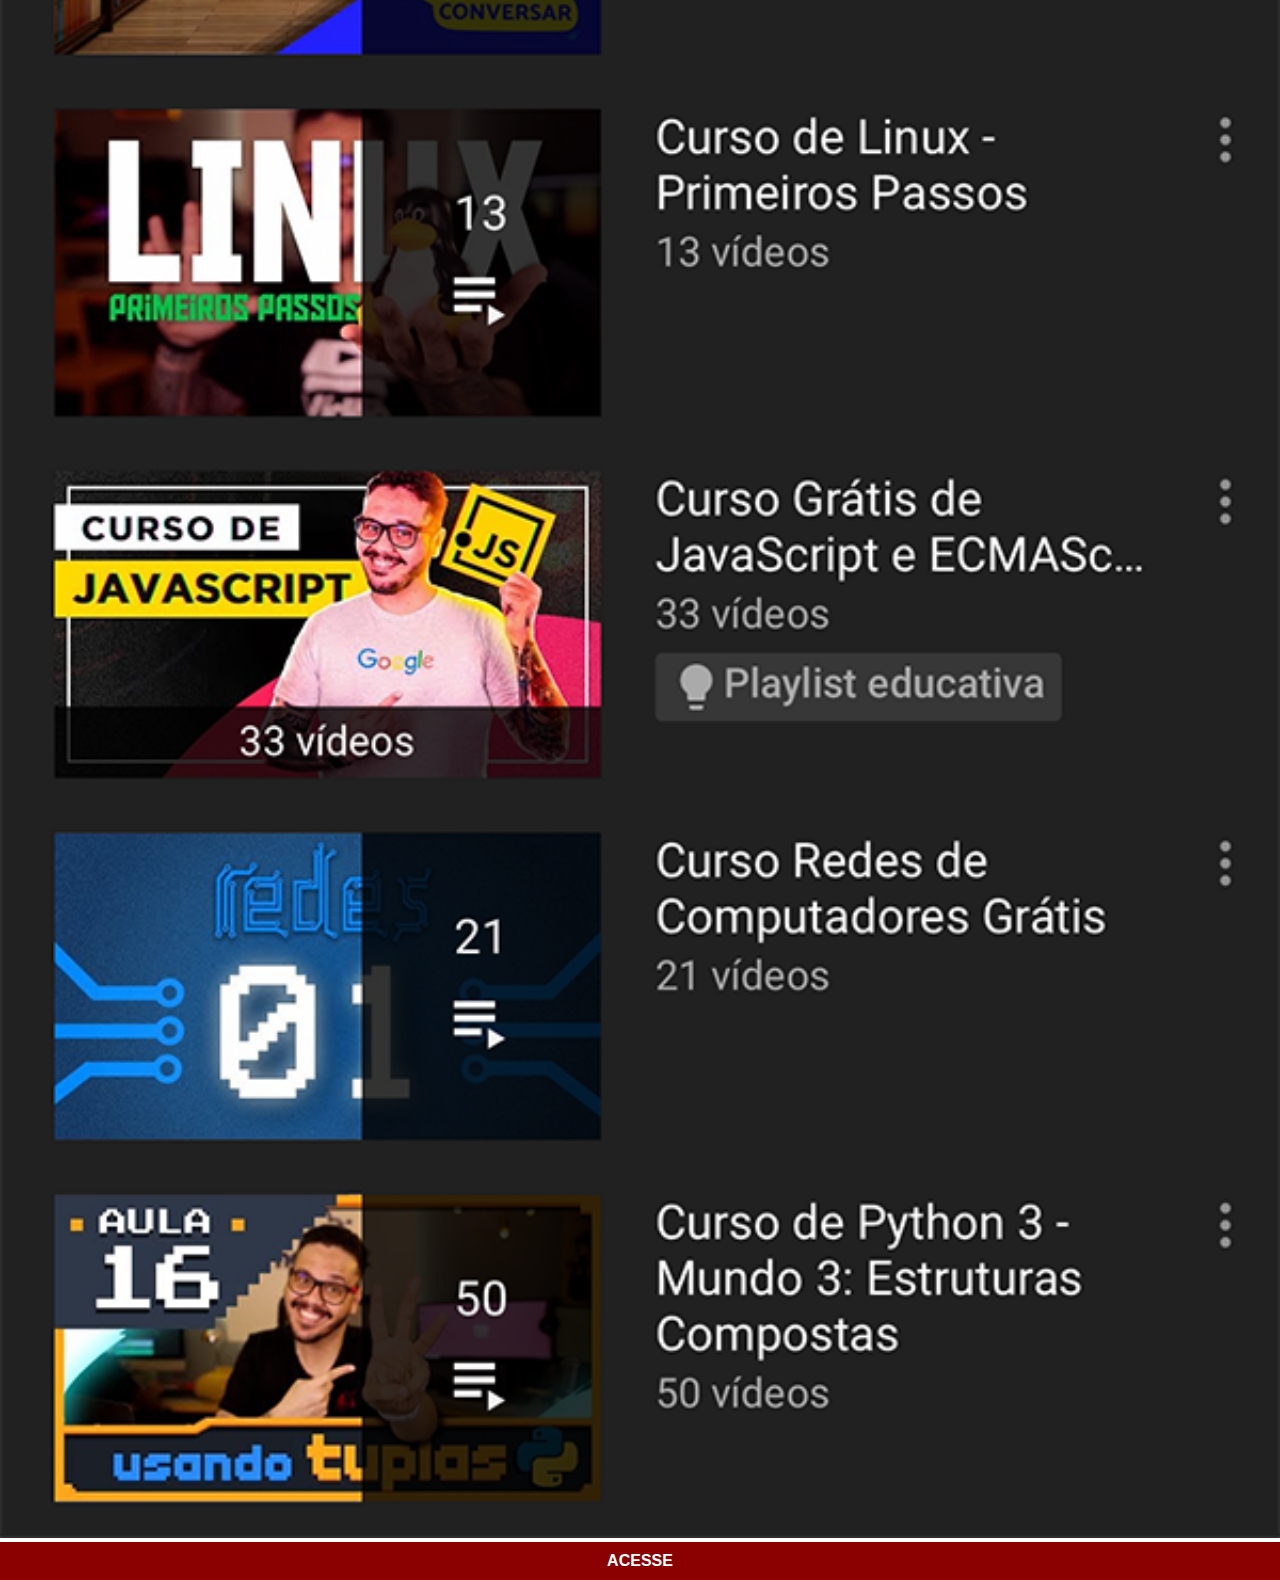
<file: paginas/youtube.html>
<!DOCTYPE html>
<html lang="pt-br">
<head>
    <meta charset="UTF-8">
    <meta name="viewport" content="width=device-width, initial-scale=1.0">
    <title>YouTube</title>
    <link rel="stylesheet" href="estilos/social.css">
</head>
<body>
    <img src="../pacote-d013/imagens/tela-youtube.png" alt="tela-youtube">
    <a href="https://www.youtube.com/c/CursoemVídeo/playlists" target="_blank">ACESSE</a>
</body>
</html>
</file>
<file: assets/style.css>
@charset "UTF-8";

*{
    margin: 0px;
    padding: 0px;
    font-family: Arial, Helvetica, sans-serif;
}

html, body{
    height: 100vh;
    width: 100vw;
    background-color: black;
    
}

body{
    background: url(../pacote-d013/imagens/fundo-madeira.jpg) no-repeat top center fixed;
    background-size: cover;
}

main{
    position: relative;
    height: 100vh;
}

section#telefone{
    position: absolute;
    top: 50%;
    left: 50%;
    transform: translate(-50%, -50%);
    height: 627px;
    width: 311px;
    background: url(../pacote-d013/imagens/frame-iphone.png) no-repeat;
}

#tela{
    position: relative;
    top: 80px;
    left: 22px;
    width: 264px;
    height: 468px;
}

#redes-sociais{
    text-align: right;
}

#redes-sociais img{
    width: 50px;
    margin: 10px;
    border-radius: 50%;
    box-shadow: 2px 2px 5px black;
    box-sizing: border-box;
}

#redes-sociais img:hover{
    border: 2px solid rgba(255, 255, 255, 0.603);
    transform: translate(-3px, -3px);
    box-shadow: 2px 2px 5px rgba(0, 0, 0, 0.411);
    transition: transform 0.5s, border 1s;
}
</file>
<file: paginas/estilos/social.css>
@charset "UTF-8";

*{
    margin: 0px;
    padding: 0px;
    font-family: Arial, Helvetica, sans-serif;
}

::-webkit-scrollbar{
    width: 0px;
    height: 0px;
}

img{
    width: 100vw;
}

a{
    display: block;
    background-color: darkred;
    padding: 10px;
    color: white;
    text-align: center;
    font-weight: bolder;
    text-decoration: none;
}

a:hover{
    background-color: rgba(255, 255, 255, 0.271);
    transition: 1s;
}
</file>
